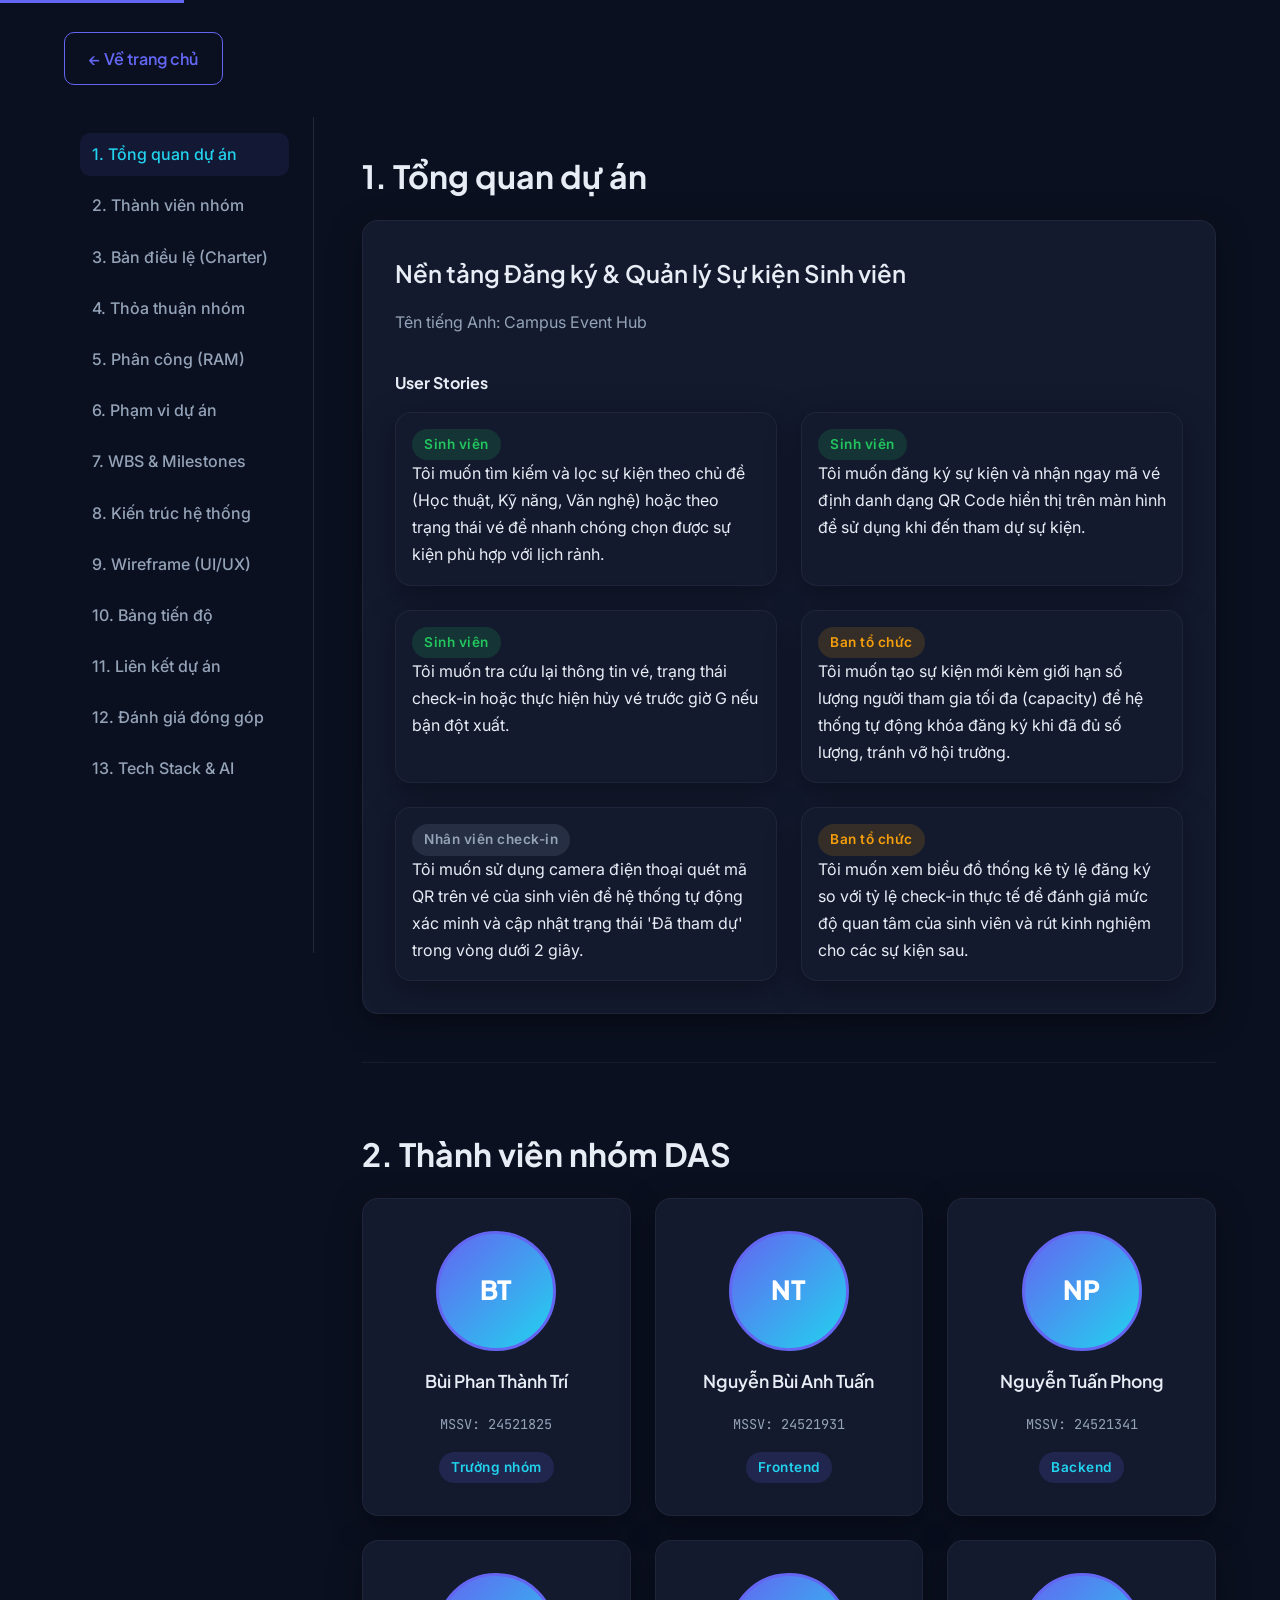
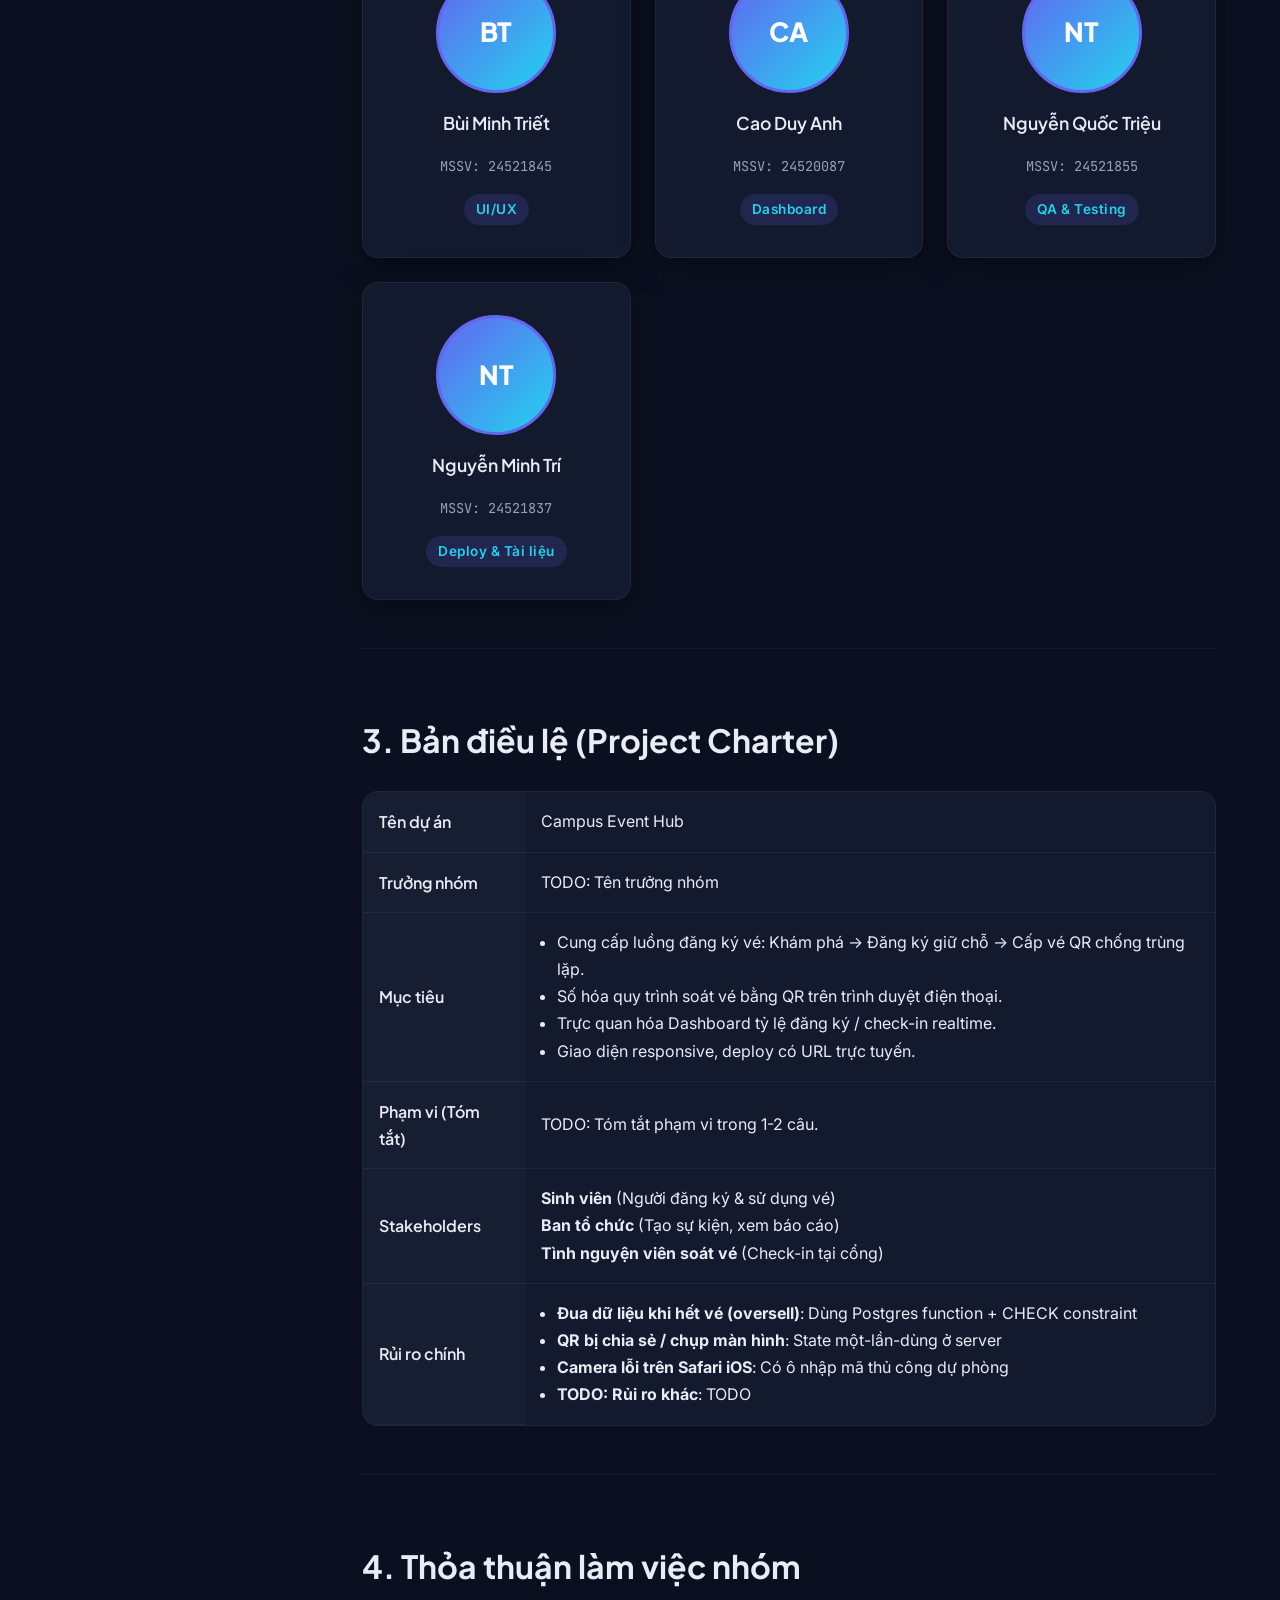
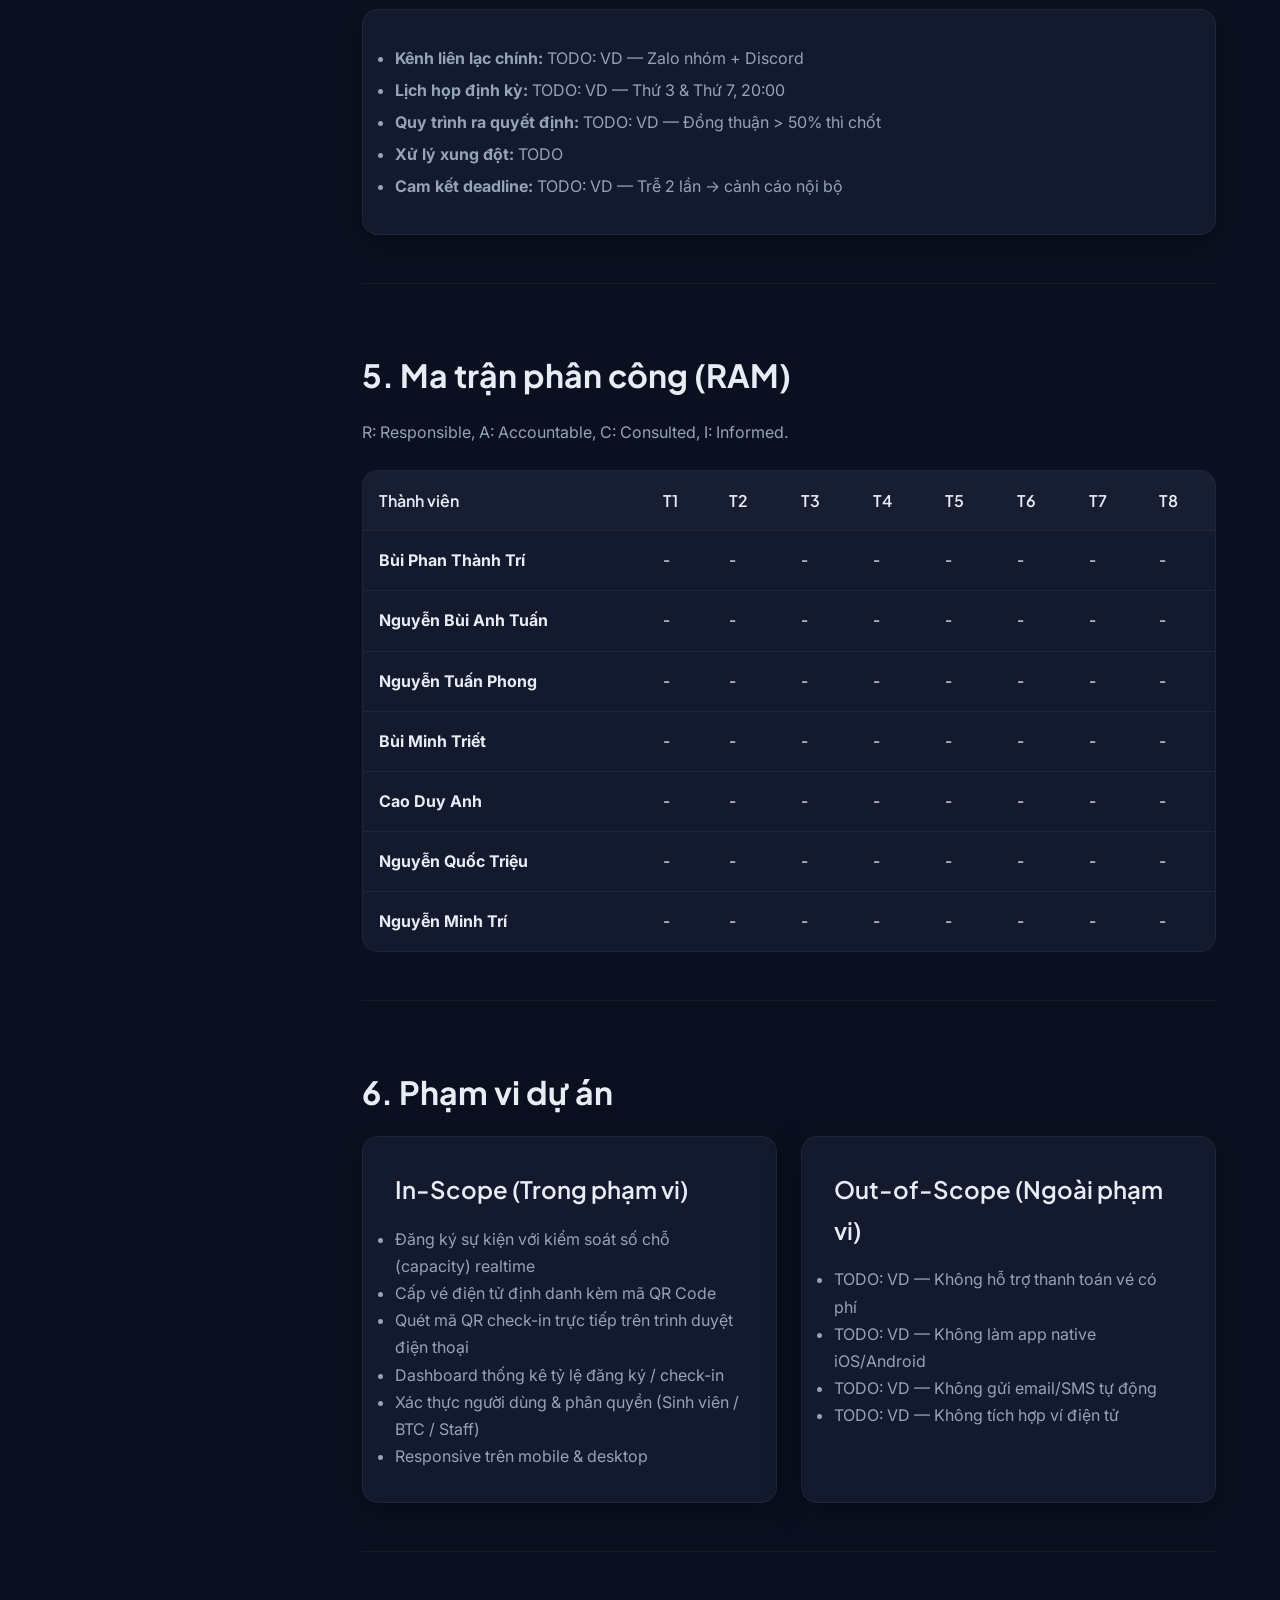
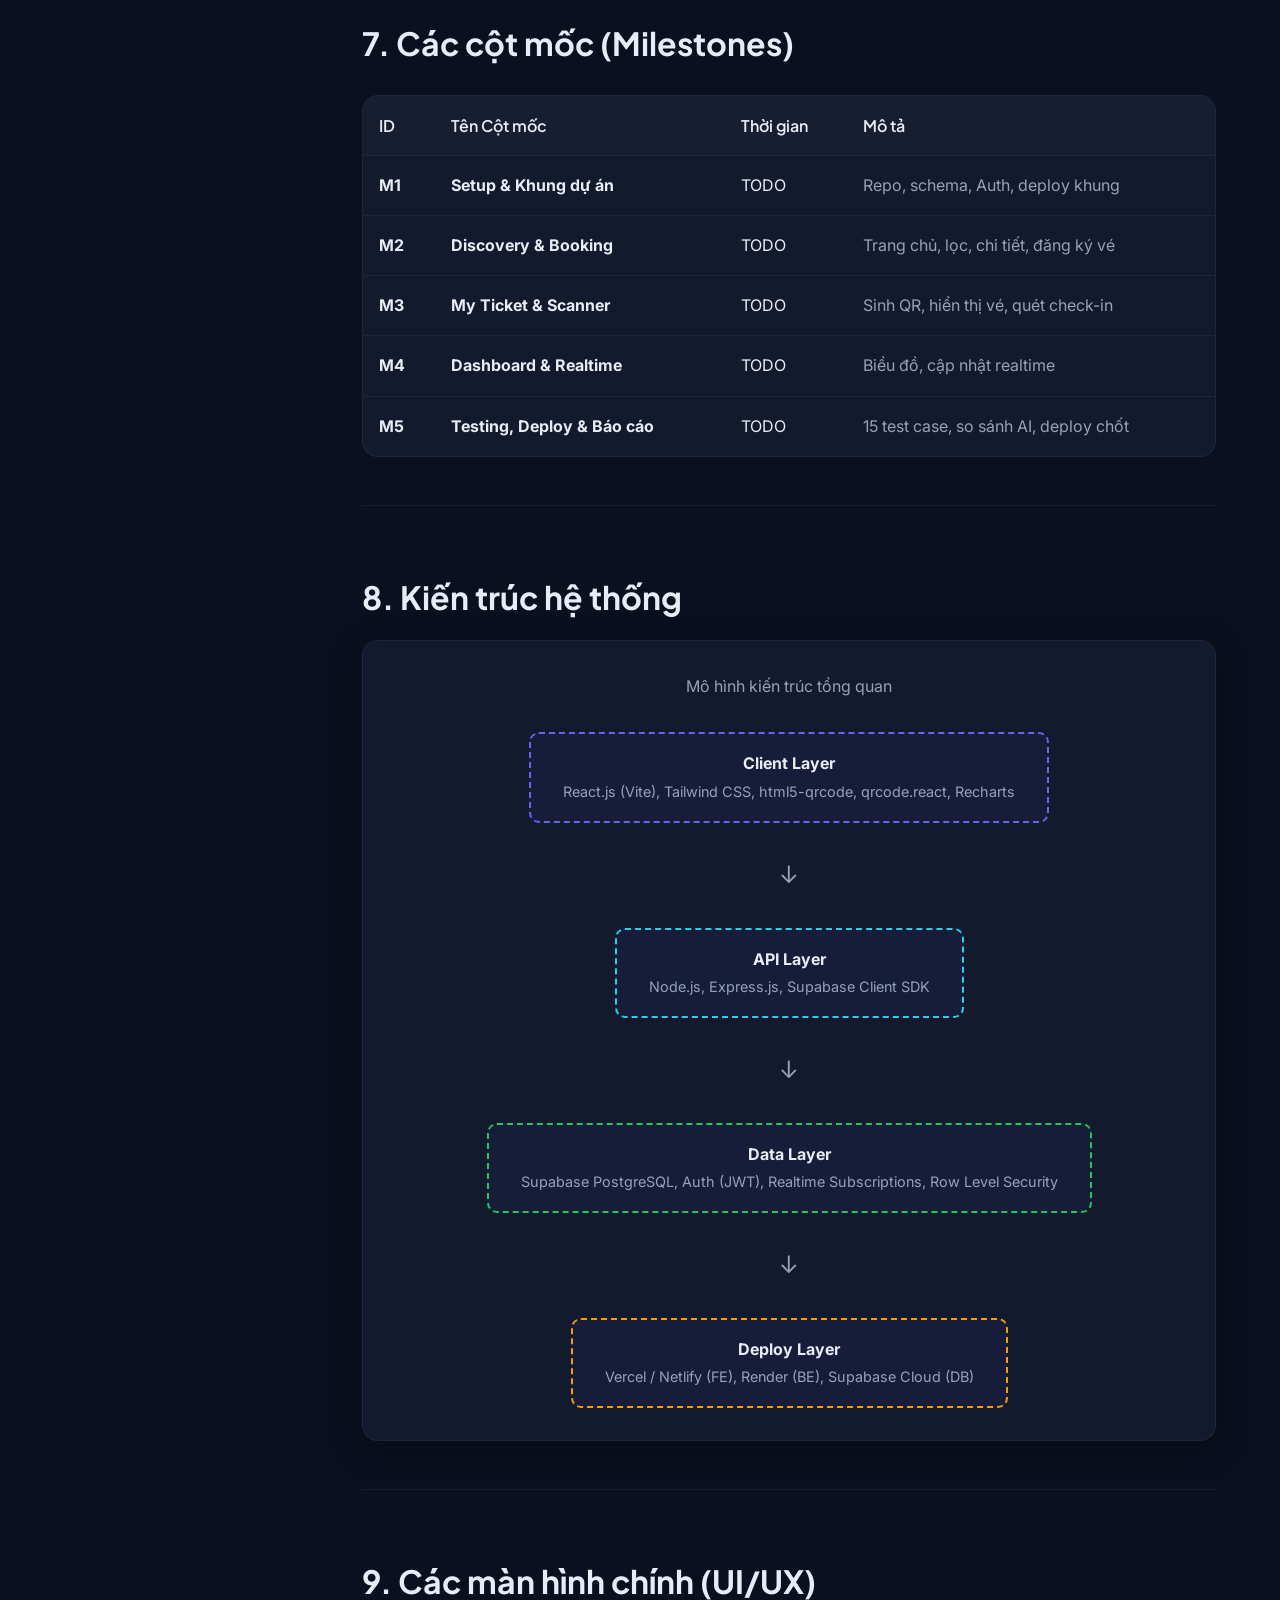
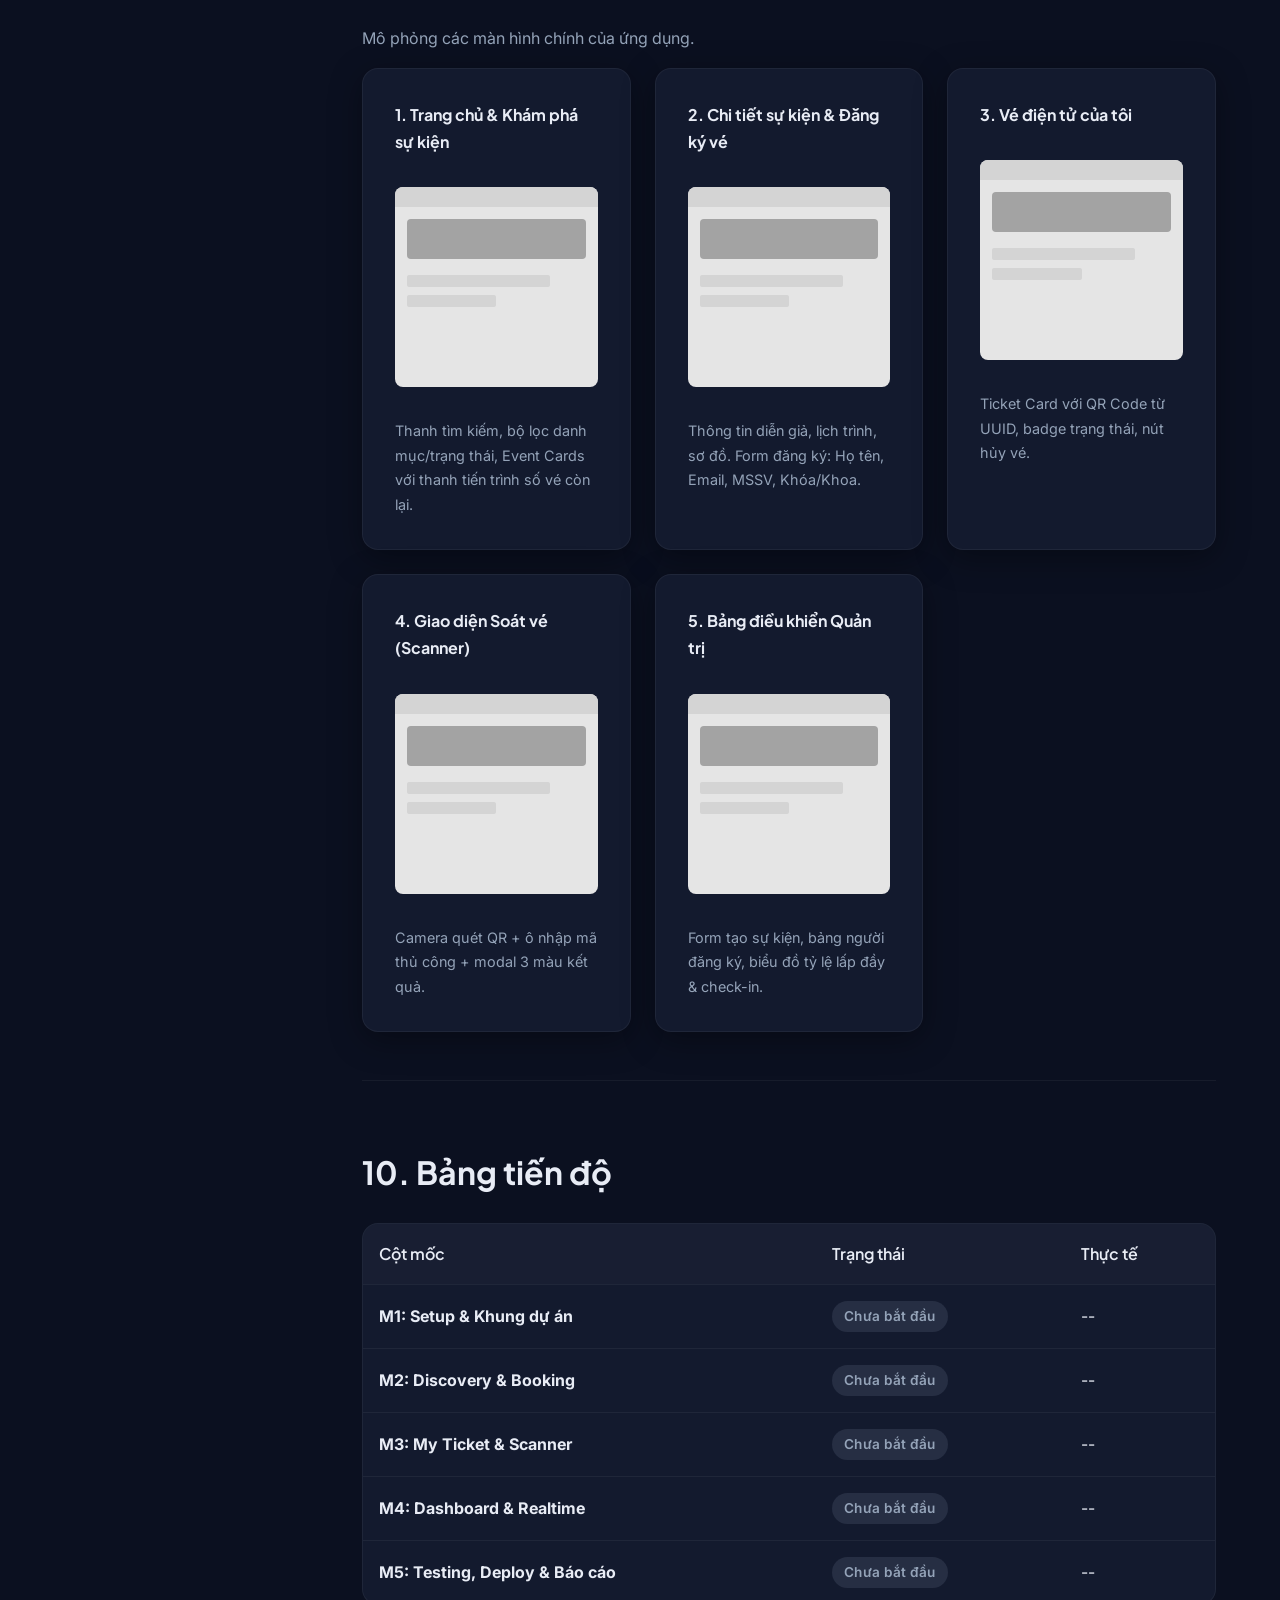
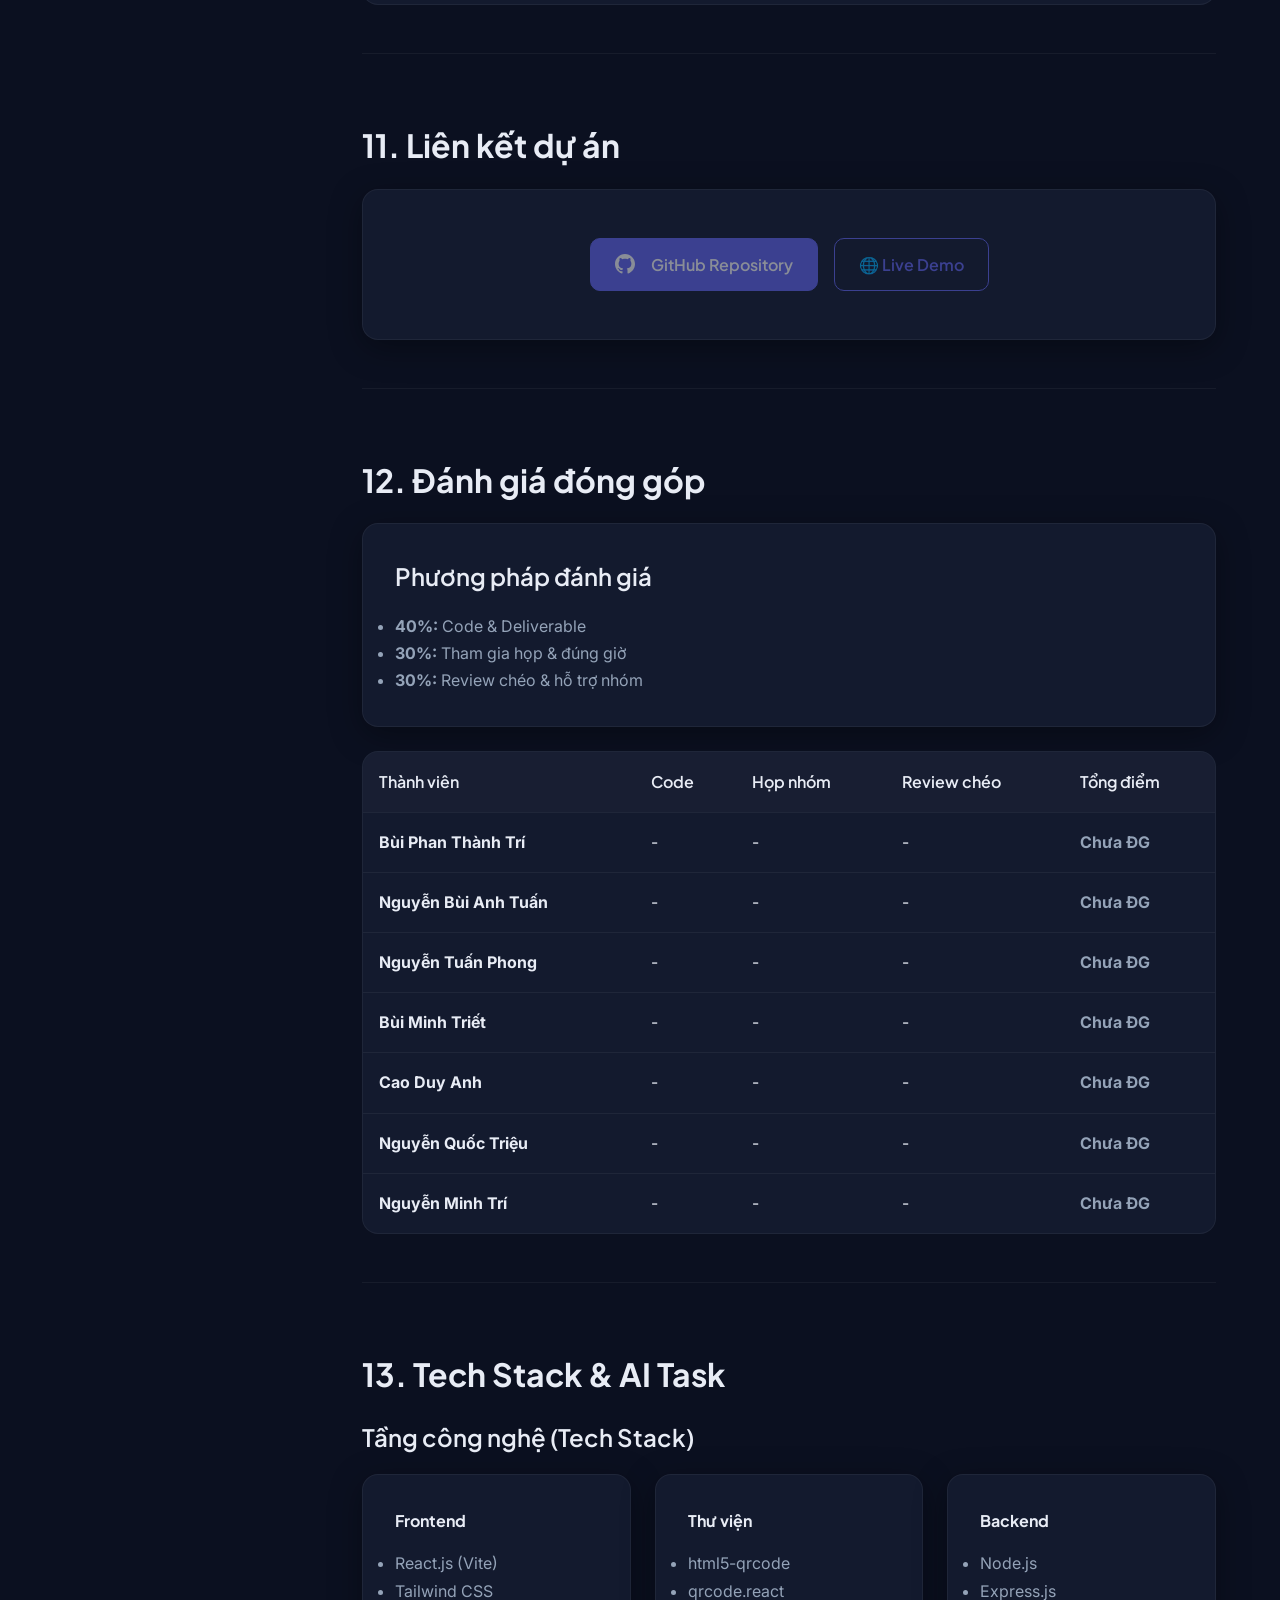
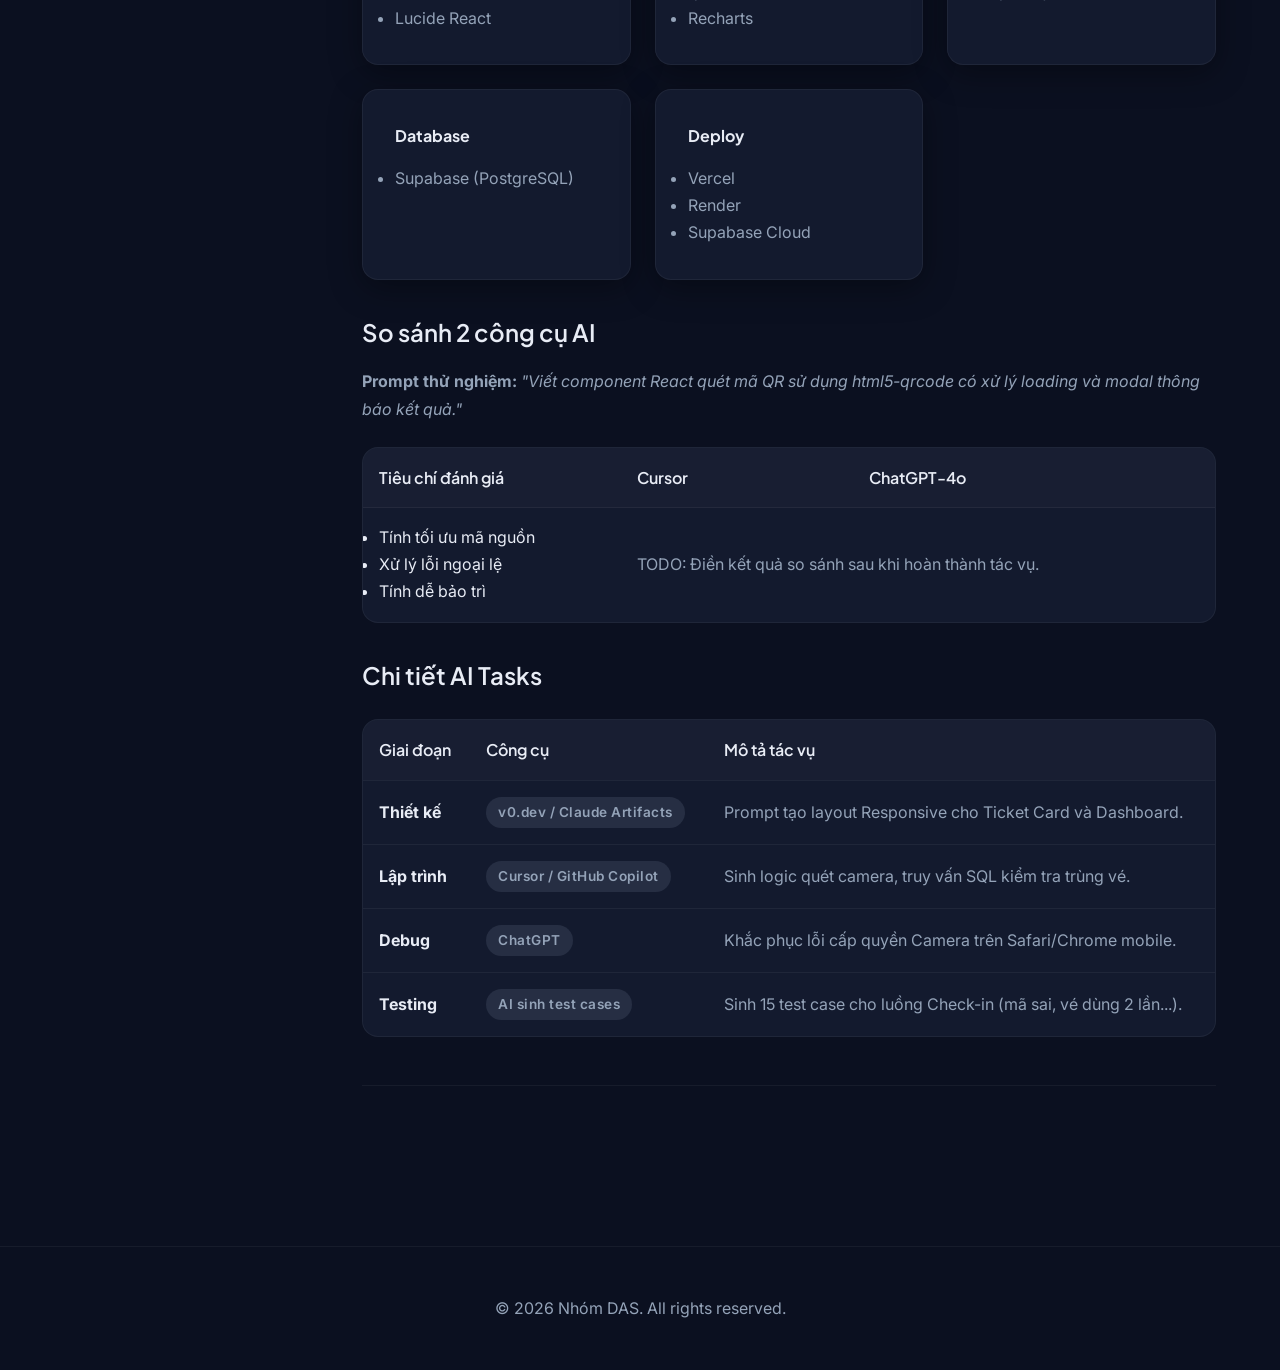
<file: details.html>
<!DOCTYPE html>
<html lang="vi">
<head>
    <meta charset="UTF-8">
    <meta name="viewport" content="width=device-width, initial-scale=1.0">
    <title>Chi tiết Dự án - Campus Event Hub</title>
    <meta name="description" content="Chi tiết tài liệu dự án Campus Event Hub, thành viên nhóm DAS, kiến trúc hệ thống, tiến độ và đánh giá.">
    <meta property="og:title" content="Chi tiết Dự án - Campus Event Hub">
    <meta property="og:image" content="https://images.unsplash.com/photo-1540575467063-178a50c2df87?w=1200&q=80">
    <link rel="icon" href="data:image/svg+xml,<svg xmlns=%22http://www.w3.org/2000/svg%22 viewBox=%220 0 100 100%22><text y=%22.9em%22 font-size=%2290%22>📄</text></svg>">
    <link rel="preconnect" href="https://fonts.googleapis.com">
    <link rel="preconnect" href="https://fonts.gstatic.com" crossorigin>
    <link href="https://fonts.googleapis.com/css2?family=Inter:wght@400;500&family=JetBrains+Mono&family=Plus+Jakarta+Sans:wght@600;700;800&display=swap" rel="stylesheet">
    <link rel="stylesheet" href="css/style.css">
</head>
<body>
    <a href="#main-content" class="skip-link">Skip to main content</a>
    <div class="container mt-8">
        <a href="index.html" class="btn btn-outline mb-8">← Về trang chủ</a>
        <h1 class="sr-only" style="position:absolute; width:1px; height:1px; padding:0; margin:-1px; overflow:hidden; clip:rect(0,0,0,0); border:0;">Tài liệu Chi tiết Dự án - Campus Event Hub</h1>
    </div>
    <div class="container details-layout" id="main-content">
        <nav class="sidebar-nav" aria-label="Table of Contents">
            <ul id="scroll-spy-nav">
                <li><a href="#overview" class="active">1. Tổng quan dự án</a></li>
                <li><a href="#team">2. Thành viên nhóm</a></li>
                <li><a href="#charter">3. Bản điều lệ (Charter)</a></li>
                <li><a href="#agreement">4. Thỏa thuận nhóm</a></li>
                <li><a href="#assignment">5. Phân công (RAM)</a></li>
                <li><a href="#scope">6. Phạm vi dự án</a></li>
                <li><a href="#wbs">7. WBS & Milestones</a></li>
                <li><a href="#architecture">8. Kiến trúc hệ thống</a></li>
                <li><a href="#uiux">9. Wireframe (UI/UX)</a></li>
                <li><a href="#schedule">10. Bảng tiến độ</a></li>
                <li><a href="#links">11. Liên kết dự án</a></li>
                <li><a href="#contribution">12. Đánh giá đóng góp</a></li>
                <li><a href="#tech">13. Tech Stack & AI</a></li>
            </ul>
        </nav>
        <main class="main-content">
            <section id="overview" class="content-section">
                <h2>1. Tổng quan dự án</h2>
                <div id="overview-container">
                </div>
            </section>
            <section id="team" class="content-section">
                <h2>2. Thành viên nhóm DAS</h2>
                <div id="team-container" class="grid grid-3">
                </div>
            </section>
            <section id="charter" class="content-section">
                <h2>3. Bản điều lệ (Project Charter)</h2>
                <div id="charter-container">
                </div>
            </section>
            <section id="agreement" class="content-section">
                <h2>4. Thỏa thuận làm việc nhóm</h2>
                <div class="card">
                    <ul id="agreement-container" class="text-muted pl-4" style="line-height: 2;">
                    </ul>
                </div>
            </section>
            <section id="assignment" class="content-section">
                <h2>5. Ma trận phân công (RAM)</h2>
                <p class="text-muted mb-4">R: Responsible, A: Accountable, C: Consulted, I: Informed.</p>
                <div class="table-wrapper">
                    <table>
                        <thead id="ram-thead">
                        </thead>
                        <tbody id="ram-tbody">
                        </tbody>
                    </table>
                </div>
            </section>
            <section id="scope" class="content-section">
                <h2>6. Phạm vi dự án</h2>
                <div class="grid grid-2">
                    <div class="card">
                        <h3 class="text-success mb-4">In-Scope (Trong phạm vi)</h3>
                        <ul id="scope-in-container" class="text-muted pl-4">
                        </ul>
                    </div>
                    <div class="card">
                        <h3 class="text-danger mb-4">Out-of-Scope (Ngoài phạm vi)</h3>
                        <ul id="scope-out-container" class="text-muted pl-4">
                        </ul>
                    </div>
                </div>
            </section>
            <section id="wbs" class="content-section">
                <h2>7. Các cột mốc (Milestones)</h2>
                <div class="table-wrapper">
                    <table>
                        <thead>
                            <tr>
                                <th>ID</th>
                                <th>Tên Cột mốc</th>
                                <th>Thời gian</th>
                                <th>Mô tả</th>
                            </tr>
                        </thead>
                        <tbody id="milestones-container">
                        </tbody>
                    </table>
                </div>
            </section>
            <section id="architecture" class="content-section">
                <h2>8. Kiến trúc hệ thống</h2>
                <div class="card">
                    <p class="text-muted text-center">Mô hình kiến trúc tổng quan</p>
                    <div id="architecture-container" class="architecture-diagram">
                    </div>
                </div>
            </section>
            <section id="uiux" class="content-section">
                <h2>9. Các màn hình chính (UI/UX)</h2>
                <p class="text-muted mb-4">Mô phỏng các màn hình chính của ứng dụng.</p>
                <div id="uiux-container" class="grid grid-3">
                </div>
            </section>
            <section id="schedule" class="content-section">
                <h2>10. Bảng tiến độ</h2>
                <div class="table-wrapper">
                    <table>
                        <thead>
                            <tr>
                                <th>Cột mốc</th>
                                <th>Trạng thái</th>
                                <th>Thực tế</th>
                            </tr>
                        </thead>
                        <tbody id="schedule-container">
                        </tbody>
                    </table>
                </div>
            </section>
            <section id="links" class="content-section">
                <h2>11. Liên kết dự án</h2>
                <div id="links-container" class="card text-center" style="padding: 48px; display: flex; justify-content: center; gap: 16px;">
                </div>
            </section>
            <section id="contribution" class="content-section">
                <h2>12. Đánh giá đóng góp</h2>
                <div class="card mb-4">
                    <h3>Phương pháp đánh giá</h3>
                    <ul id="contribution-method-container" class="text-muted pl-4 mt-2">
                    </ul>
                </div>
                <div class="table-wrapper">
                    <table>
                        <thead id="contribution-thead">
                        </thead>
                        <tbody id="contribution-tbody">
                        </tbody>
                    </table>
                </div>
            </section>
            <section id="tech" class="content-section">
                <h2>13. Tech Stack & AI Task</h2>
                <h3 class="mb-4">Tầng công nghệ (Tech Stack)</h3>
                <div class="grid grid-3" id="tech-container">
                </div>
                <h3 class="mt-8 mb-4" id="ai-comparison-title">So sánh công cụ AI</h3>
                <p id="ai-comparison-prompt" class="text-muted mb-4"></p>
                <div class="table-wrapper mb-8">
                    <table>
                        <thead id="ai-comparison-thead">
                        </thead>
                        <tbody id="ai-comparison-tbody">
                        </tbody>
                    </table>
                </div>
                <h3 class="mb-4">Chi tiết AI Tasks</h3>
                <div class="table-wrapper">
                    <table>
                        <thead>
                            <tr>
                                <th>Giai đoạn</th>
                                <th>Công cụ</th>
                                <th>Mô tả tác vụ</th>
                            </tr>
                        </thead>
                        <tbody id="ai-tasks-container">
                        </tbody>
                    </table>
                </div>
            </section>
        </main>
    </div>
    <footer>
        <div class="container text-center">
            <p>&copy; 2026 Nhóm DAS. All rights reserved.</p>
        </div>
    </footer>
    <script src="js/data.js" defer></script>
    <script src="js/script.js" defer></script>
</body>
</html>
</file>
<file: css/style.css>
:root {
  --bg-deep: #0b1020;
  --bg-surface: #131a2e;
  --accent: #6366f1;
  --accent-2: #22d3ee;
  --success: #22c55e;
  --warning: #f59e0b;
  --danger: #ef4444;
  --text: #e8ecf5;
  --muted: #94a3b8;
  --font-heading: "Plus Jakarta Sans", sans-serif;
  --font-body: "Inter", sans-serif;
  --font-code: "JetBrains Mono", monospace;
  --text-h1: clamp(2.2rem, 5vw, 4rem);
  --text-h2: 2rem;
  --text-body: 1rem;
  --line-height: 1.7;
  --space-4: 4px;
  --space-8: 8px;
  --space-12: 12px;
  --space-16: 16px;
  --space-24: 24px;
  --space-32: 32px;
  --space-48: 48px;
  --space-64: 64px;
  --space-96: 96px;
  --radius-card: 16px;
  --radius-btn: 10px;
  --radius-badge: 999px;
  --shadow-default: 0 8px 32px rgba(0, 0, 0, 0.35);
  --shadow-hover: 0 12px 48px rgba(99, 102, 241, 0.25);
  --container-max: 1200px;
  --container-px: 24px;
}
*,
*::before,
*::after {
  box-sizing: border-box;
  margin: 0;
  padding: 0;
}
html {
  scroll-behavior: smooth;
  font-size: 16px;
}
body {
  background-color: var(--bg-deep);
  color: var(--text);
  font-family: var(--font-body);
  font-size: var(--text-body);
  line-height: var(--line-height);
  overflow-x: hidden;
}
h1,
h2,
h3,
h4,
h5,
h6 {
  font-family: var(--font-heading);
  color: var(--text);
  margin-bottom: var(--space-16);
}
h1 {
  font-size: var(--text-h1);
  font-weight: 800;
  line-height: 1.2;
}
h2 {
  font-size: var(--text-h2);
  font-weight: 700;
}
h3 {
  font-size: 1.5rem;
  font-weight: 600;
}
a {
  color: var(--accent-2);
  text-decoration: none;
  transition: color 0.3s ease;
}
a:hover {
  color: var(--accent);
}
img {
  max-width: 100%;
  display: block;
}
code {
  font-family: var(--font-code);
  background-color: rgba(255, 255, 255, 0.1);
  padding: 2px 6px;
  border-radius: 4px;
  font-size: 0.9em;
}
.skip-link {
  position: absolute;
  top: -40px;
  left: 0;
  background: var(--accent);
  color: white;
  padding: var(--space-8) var(--space-16);
  z-index: 9999;
  transition: top 0.3s;
}
.skip-link:focus {
  top: 0;
}
:focus-visible {
  outline: 2px solid var(--accent-2);
  outline-offset: 4px;
}
.container {
  max-width: var(--container-max);
  margin: 0 auto;
  padding: 0 var(--container-px);
}
.section {
  padding: var(--space-96) 0;
}
.text-center {
  text-align: center;
}
.text-muted {
  color: var(--muted);
}
.mt-4 {
  margin-top: var(--space-16);
}
.mt-8 {
  margin-top: var(--space-32);
}
.mb-4 {
  margin-bottom: var(--space-16);
}
.mb-8 {
  margin-bottom: var(--space-32);
}
.btn {
  display: inline-flex;
  align-items: center;
  justify-content: center;
  padding: var(--space-12) var(--space-24);
  background-color: var(--bg-surface);
  color: var(--text);
  border: 1px solid rgba(255, 255, 255, 0.1);
  border-radius: var(--radius-btn);
  font-family: var(--font-heading);
  font-weight: 600;
  cursor: pointer;
  transition: all 0.3s ease;
  gap: var(--space-8);
}
.btn-primary {
  background-color: var(--accent);
  border-color: var(--accent);
  color: #ffffff;
}
.btn-primary:hover {
  background-color: #4f46e5;
  box-shadow: var(--shadow-hover);
  color: #ffffff;
}
.btn-outline {
  background: transparent;
  border: 1px solid var(--accent);
  color: var(--accent);
}
.btn-outline:hover {
  background: var(--accent);
  color: #ffffff;
  box-shadow: var(--shadow-hover);
}
.site-nav {
  position: fixed;
  top: 0;
  left: 0;
  width: 100%;
  z-index: 100;
  background: rgba(11, 16, 32, 0.75);
  backdrop-filter: blur(12px);
  border-bottom: 1px solid rgba(255, 255, 255, 0.08);
}
.site-nav-inner {
  min-height: 80px;
  display: grid;
  grid-template-columns: 1fr auto 1fr;
  align-items: center;
  gap: var(--space-24);
}
.site-nav-brand {
  justify-self: start;
  display: flex;
  flex-direction: column;
  align-items: flex-start;
}
.logo-text {
  font-family: var(--font-heading);
  font-size: clamp(1.75rem, 3vw, 2.5rem);
  font-weight: 800;
  letter-spacing: 0.15em;
  background: linear-gradient(135deg, var(--accent), var(--accent-2));
  -webkit-background-clip: text;
  -webkit-text-fill-color: transparent;
  position: relative;
  line-height: 1.1;
  display: inline-block;
}
.logo-text::after {
  content: "";
  position: absolute;
  bottom: -2px;
  left: 0;
  width: 100%;
  height: 2px;
  background: linear-gradient(135deg, var(--accent), var(--accent-2));
  border-radius: 50%;
}
.logo-tagline {
  font-size: 0.65rem;
  letter-spacing: 0.2em;
  color: var(--muted);
  text-transform: uppercase;
  font-family: var(--font-body);
  font-weight: 500;
  margin-top: 4px;
}
.site-nav-menu {
  justify-self: center;
  list-style: none;
  display: flex;
  align-items: center;
  gap: var(--space-8);
}
.site-nav-placeholder {
  justify-self: end;
}
.site-nav a:not(.site-nav-brand) {
  display: block;
  padding: var(--space-8) var(--space-12);
  color: var(--muted);
  font-size: 0.9rem;
  white-space: nowrap;
  border-bottom: 2px solid transparent;
}
.site-nav a:not(.site-nav-brand):hover,
.site-nav a:not(.site-nav-brand).active {
  color: var(--accent-2);
  border-bottom-color: var(--accent);
}
.card {
  background-color: var(--bg-surface);
  border-radius: var(--radius-card);
  padding: var(--space-32);
  box-shadow: var(--shadow-default);
  border: 1px solid rgba(255, 255, 255, 0.05);
  transition:
    transform 0.3s ease,
    box-shadow 0.3s ease;
}
.card:hover {
  transform: translateY(-4px);
  box-shadow: var(--shadow-hover);
}
.badge {
  display: inline-block;
  padding: 4px 12px;
  border-radius: var(--radius-badge);
  font-size: 0.85rem;
  font-weight: 600;
  letter-spacing: 0.5px;
}
.badge-success {
  background-color: rgba(34, 197, 94, 0.15);
  color: var(--success);
}
.badge-warning {
  background-color: rgba(245, 158, 11, 0.15);
  color: var(--warning);
}
.badge-danger {
  background-color: rgba(239, 68, 68, 0.15);
  color: var(--danger);
}
.badge-neutral {
  background-color: rgba(148, 163, 184, 0.15);
  color: var(--muted);
}
.grid {
  display: grid;
  gap: var(--space-24);
}
.grid-2 {
  grid-template-columns: repeat(1, 1fr);
}
.grid-3 {
  grid-template-columns: repeat(1, 1fr);
}
.grid-4 {
  grid-template-columns: repeat(1, 1fr);
}
@media (min-width: 768px) {
  .grid-2 {
    grid-template-columns: repeat(2, 1fr);
  }
  .grid-3 {
    grid-template-columns: repeat(2, 1fr);
  }
  .grid-4 {
    grid-template-columns: repeat(2, 1fr);
  }
}
@media (min-width: 1024px) {
  .grid-3 {
    grid-template-columns: repeat(3, 1fr);
  }
  .grid-4 {
    grid-template-columns: repeat(4, 1fr);
  }
}
@media (max-width: 1279px) and (min-width: 1024px) {
  .team-grid {
    grid-template-columns: repeat(3, minmax(0, 1fr));
  }
}
@media (max-width: 1023px) and (min-width: 768px) {
  .team-grid {
    grid-template-columns: repeat(2, minmax(0, 1fr));
  }
}
.hero {
  position: relative;
  height: 100vh;
  min-height: 600px;
  overflow: hidden;
  display: flex;
  align-items: center;
  justify-content: center;
}
.parallax-layer {
  position: absolute;
  top: 0;
  left: 0;
  width: 100%;
  height: 120%; 
  object-fit: cover;
  will-change: transform;
  pointer-events: none;
}
.layer-bg {
  z-index: 1;
}
.layer-mid {
  z-index: 2;
}
.layer-front {
  z-index: 3;
}
.hero-overlay {
  position: absolute;
  inset: 0;
  background: linear-gradient(
    to bottom,
    rgba(11, 16, 32, 0.6) 0%,
    rgba(11, 16, 32, 1) 100%
  );
  z-index: 4;
}
.hero-content {
  position: relative;
  z-index: 5;
  text-align: center;
  max-width: 800px;
  padding: 0 var(--container-px);
}
.hero-content p {
  font-size: 1.25rem;
  color: var(--muted);
  margin-bottom: var(--space-32);
}
#home,
#overview,
#team {
  scroll-margin-top: 80px;
}
.parallax-divider {
  position: relative;
  height: 65vh;
  min-height: 420px;
  overflow: hidden;
  display: grid;
  place-items: center;
}
.parallax-divider-image {
  position: absolute;
  inset: -10% 0;
  width: 100%;
  height: 120%;
  object-fit: cover;
  will-change: transform;
  pointer-events: none;
}
.parallax-divider-overlay {
  position: absolute;
  inset: 0;
  background: rgba(11, 16, 32, 0.55);
}
.parallax-divider-text {
  position: relative;
  z-index: 1;
  max-width: 900px;
  padding: 0 var(--container-px);
  color: var(--text);
  font-family: var(--font-heading);
  font-size: clamp(1.5rem, 3vw, 2.75rem);
  font-weight: 700;
  line-height: 1.25;
  text-align: center;
}
.section-heading {
  margin-bottom: var(--space-48);
}
.section-heading h2 {
  margin-bottom: var(--space-8);
}
.overview-section,
.team-section {
  padding: var(--space-96) 0;
}
.overview-grid {
  display: grid;
  grid-template-columns: repeat(2, minmax(0, 1fr));
  gap: var(--space-64);
  align-items: start;
}
.overview-copy {
  color: var(--muted);
  font-size: 1.05rem;
}
.overview-copy p + p {
  margin-top: var(--space-24);
}
.overview-objectives {
  padding: var(--space-32);
  background: var(--bg-surface);
  border: 1px solid rgba(255, 255, 255, 0.06);
  border-radius: var(--radius-card);
  box-shadow: var(--shadow-default);
}
.overview-objectives h3 {
  font-size: 1.25rem;
}
.objective-list {
  list-style: none;
  display: grid;
  gap: var(--space-16);
  color: var(--muted);
}
.objective-list li {
  display: flex;
  align-items: flex-start;
  gap: var(--space-12);
}
.objective-icon {
  flex: 0 0 24px;
  width: 24px;
  height: 24px;
  display: grid;
  place-items: center;
  border-radius: 50%;
  background: rgba(34, 211, 238, 0.15);
  color: var(--accent-2);
  font-weight: 700;
}
.team-grid {
  display: grid;
  grid-template-columns: repeat(4, minmax(0, 1fr));
  gap: var(--space-24);
}
.team-member {
  height: 100%;
}
.team-member h3 {
  font-size: 1.1rem;
}
.team-member .member-mssv {
  color: var(--muted);
  font-family: var(--font-code);
  font-size: 0.85rem;
}
.team-member .member-role {
  margin-top: var(--space-16);
  background: rgba(99, 102, 241, 0.16);
  color: var(--accent-2);
}
.avatar-fallback {
  display: grid;
  place-items: center;
  background: linear-gradient(135deg, var(--accent), var(--accent-2));
  color: #ffffff;
  font-family: var(--font-heading);
  font-size: 1.65rem;
  font-weight: 800;
}
.home-summaries {
  position: relative;
  z-index: 10;
  margin-top: calc(var(--space-64) * -1);
  padding-bottom: var(--space-64);
}
.details-layout {
  display: flex;
  flex-direction: column;
}
@media (min-width: 1024px) {
  .details-layout {
    flex-direction: row;
    gap: var(--space-48);
    align-items: flex-start;
  }
}
.sidebar-nav {
  background-color: var(--bg-surface);
  padding: var(--space-16);
  border-bottom: 1px solid rgba(255, 255, 255, 0.1);
  position: sticky;
  top: 0;
  z-index: 100;
  overflow-x: auto;
  white-space: nowrap;
}
.sidebar-nav ul {
  list-style: none;
  display: flex;
  gap: var(--space-16);
}
.sidebar-nav a {
  color: var(--muted);
  font-weight: 500;
  padding: var(--space-8) var(--space-12);
  border-radius: var(--radius-btn);
  display: inline-block;
}
.sidebar-nav a:hover,
.sidebar-nav a.active {
  color: var(--accent-2);
  background-color: rgba(99, 102, 241, 0.1);
}
@media (min-width: 1024px) {
  .sidebar-nav {
    flex: 0 0 250px;
    top: var(--space-32);
    height: calc(100vh - var(--space-64));
    overflow-y: auto;
    border-bottom: none;
    border-right: 1px solid rgba(255, 255, 255, 0.1);
    padding-right: var(--space-24);
    background-color: transparent;
  }
  .sidebar-nav ul {
    flex-direction: column;
    gap: var(--space-8);
  }
  .sidebar-nav a {
    display: block;
    white-space: normal;
  }
}
.main-content {
  flex: 1;
  padding-top: var(--space-32);
}
.content-section {
  scroll-margin-top: 100px;
  margin-bottom: var(--space-64);
  padding-bottom: var(--space-48);
  border-bottom: 1px solid rgba(255, 255, 255, 0.05);
}
.table-wrapper {
  overflow-x: auto;
  margin-top: var(--space-24);
  background: var(--bg-surface);
  border-radius: var(--radius-card);
  border: 1px solid rgba(255, 255, 255, 0.05);
}
table {
  width: 100%;
  border-collapse: collapse;
  text-align: left;
}
th,
td {
  padding: var(--space-16);
  border-bottom: 1px solid rgba(255, 255, 255, 0.05);
}
th {
  background-color: rgba(255, 255, 255, 0.02);
  font-family: var(--font-heading);
  font-weight: 600;
}
tr:last-child td {
  border-bottom: none;
}
.team-member {
  text-align: center;
}
.team-member img {
  width: 120px;
  height: 120px;
  border-radius: 50%;
  margin: 0 auto var(--space-16);
  object-fit: cover;
  border: 3px solid var(--accent);
}
.team-member-avatar {
  width: 120px;
  height: 120px;
  border-radius: 50%;
  margin: 0 auto var(--space-16);
  border: 3px solid var(--accent);
}
.architecture-diagram {
  display: flex;
  flex-direction: column;
  gap: var(--space-32);
  align-items: center;
  margin-top: var(--space-32);
}
.arch-layer {
  display: flex;
  gap: var(--space-24);
  justify-content: center;
  flex-wrap: wrap;
  width: 100%;
}
.arch-box {
  background-color: rgba(99, 102, 241, 0.1);
  border: 2px dashed var(--accent);
  padding: var(--space-16) var(--space-32);
  border-radius: var(--radius-btn);
  text-align: center;
  min-width: 180px;
}
.arch-arrow {
  font-size: 24px;
  color: var(--muted);
  display: flex;
  align-items: center;
  justify-content: center;
}
@media (max-width: 767px) {
  .site-nav-inner {
    min-height: auto;
    padding: 12px 16px;
    display: flex;
    flex-direction: column;
    align-items: center;
    gap: 12px;
  }
  .site-nav-brand {
    align-items: center;
  }
  .site-nav-placeholder {
    display: none;
  }
  .site-nav-menu {
    width: 100%;
    display: flex;
    justify-content: center;
    flex-wrap: wrap;
    gap: 8px;
  }
  .site-nav a:not(.site-nav-brand) {
    padding: 6px 10px;
    font-size: 0.82rem;
  }
  .overview-grid {
    grid-template-columns: 1fr;
    gap: var(--space-32);
  }
  .overview-section,
  .team-section {
    padding: var(--space-64) 0;
  }
  .parallax-divider {
    height: 60vh;
    min-height: 360px;
  }
  .team-grid {
    grid-template-columns: 1fr;
  }
  .arch-arrow {
    transform: rotate(90deg);
    margin: var(--space-8) 0;
  }
}
.wireframe-card {
  display: flex;
  flex-direction: column;
  gap: var(--space-16);
}
.wireframe-mockup {
  background-color: #e5e5e5;
  border-radius: 8px;
  height: 200px;
  position: relative;
  overflow: hidden;
  display: flex;
  flex-direction: column;
}
.wf-header {
  height: 20px;
  background-color: #d4d4d4;
}
.wf-body {
  flex: 1;
  padding: 12px;
  display: flex;
  flex-direction: column;
  gap: 8px;
}
.wf-box {
  background-color: #a3a3a3;
  height: 40px;
  border-radius: 4px;
}
.wf-text {
  background-color: #d4d4d4;
  height: 12px;
  border-radius: 2px;
  width: 60%;
}
.wbs-tree ul {
  list-style: none;
  padding-left: var(--space-24);
  position: relative;
}
.wbs-tree > ul {
  padding-left: 0;
}
.wbs-tree li {
  margin-bottom: var(--space-8);
  position: relative;
}
.wbs-tree li::before {
  content: "";
  position: absolute;
  left: -16px;
  top: 12px;
  width: 12px;
  height: 1px;
  background-color: var(--muted);
}
.wbs-tree > ul > li::before {
  display: none;
}
.wbs-tree li::after {
  content: "";
  position: absolute;
  left: -16px;
  top: -8px;
  bottom: 12px;
  width: 1px;
  background-color: var(--muted);
}
.wbs-tree > ul > li::after {
  display: none;
}
.wbs-tree li:last-child::after {
  height: 21px;
  bottom: auto;
}
.wbs-node {
  display: inline-block;
  padding: var(--space-4) var(--space-12);
  background-color: rgba(255, 255, 255, 0.05);
  border-radius: var(--radius-btn);
  border: 1px solid rgba(255, 255, 255, 0.1);
}
footer {
  text-align: center;
  padding: var(--space-48) 0;
  border-top: 1px solid rgba(255, 255, 255, 0.05);
  margin-top: var(--space-96);
  color: var(--muted);
}
@media (prefers-reduced-motion: reduce) {
  * {
    animation-duration: 0.01ms !important;
    animation-iteration-count: 1 !important;
    transition-duration: 0.01ms !important;
    scroll-behavior: auto !important;
  }
  .parallax-layer {
    transform: none !important;
    position: absolute;
  }
}
</file>
